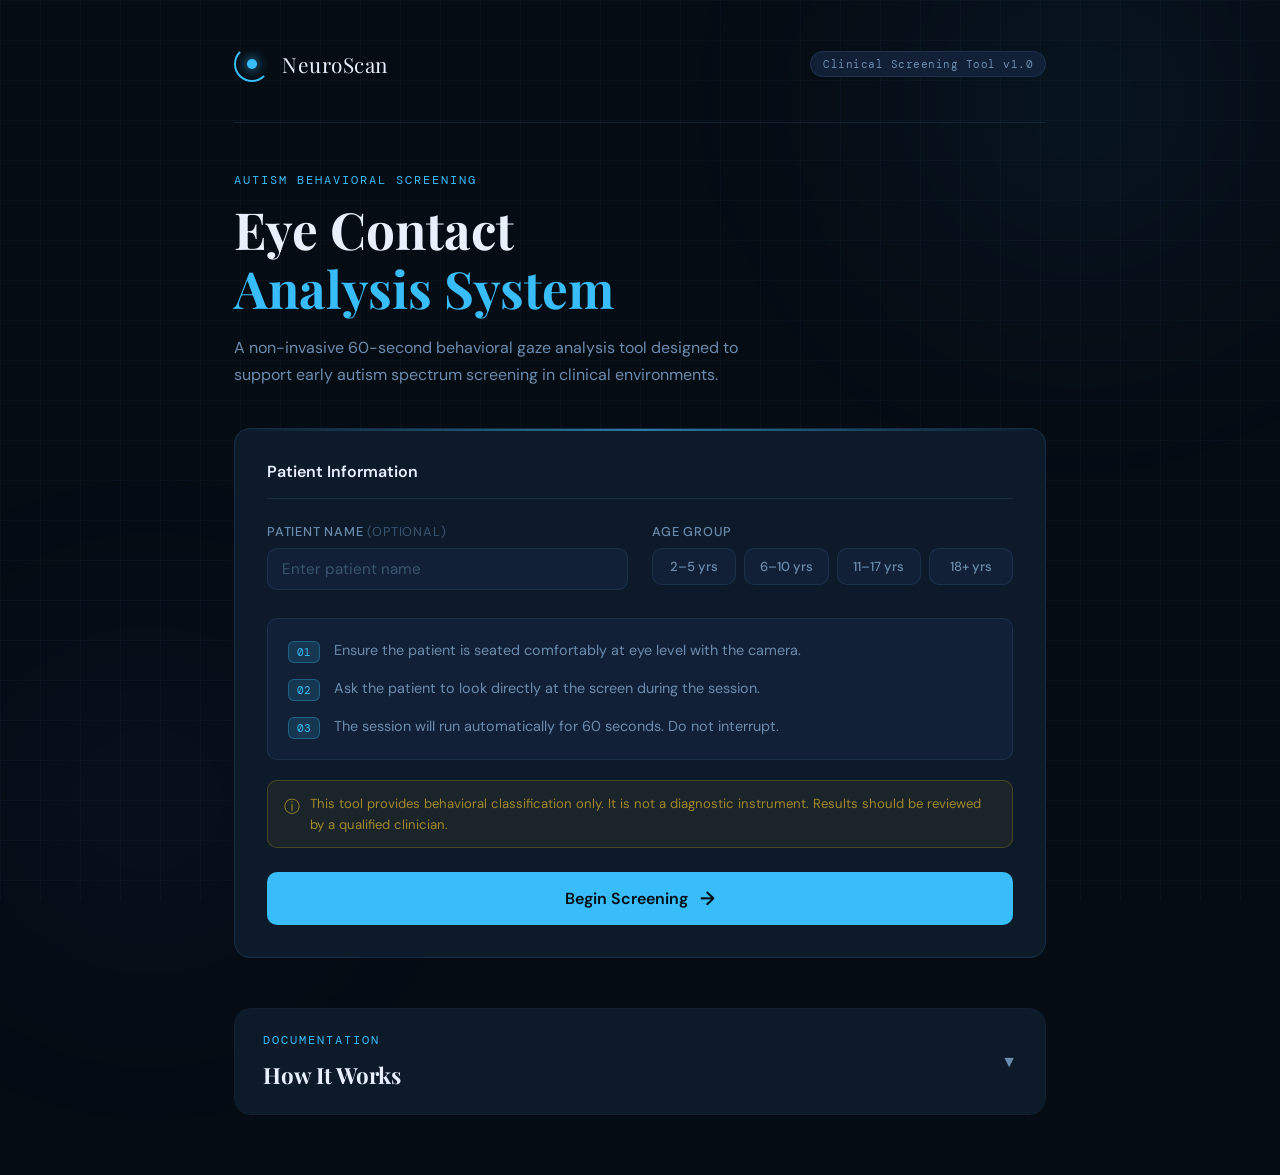
<file: index.html>
<!doctype html>
<html lang="en">
  <head>
    <meta charset="UTF-8" />
    <title>NeuroScan | Eye Contact Analysis System</title>
    <link rel="preconnect" href="https://fonts.googleapis.com" />
    <link
      href="https://fonts.googleapis.com/css2?family=DM+Sans:wght@300;400;500;600&family=DM+Mono:wght@400;500&family=Playfair+Display:wght@600&display=swap"
      rel="stylesheet"
    />
    <link rel="stylesheet" href="styles.css" />
  </head>
  <body>
    <div class="bg-grid"></div>
    <div class="bg-glow bg-glow-1"></div>
    <div class="bg-glow bg-glow-2"></div>

    <div class="container">
      <!-- HEADER -->
      <header class="header">
        <div class="header-logo">
          <div class="logo-mark">
            <div class="logo-ring"></div>
            <div class="logo-dot"></div>
          </div>
          <span class="logo-text">NeuroScan</span>
        </div>
        <div class="header-badge">Clinical Screening Tool v1.0</div>
      </header>

      <!-- WELCOME SCREEN -->
      <div id="welcome" class="screen screen-welcome">
        <div class="welcome-hero">
          <p class="section-eyebrow">Autism Behavioral Screening</p>
          <h1 class="hero-title">
            Eye Contact<br /><span class="accent">Analysis System</span>
          </h1>
          <p class="hero-sub">
            A non-invasive 60-second behavioral gaze analysis tool designed to
            support early autism spectrum screening in clinical environments.
          </p>
        </div>

        <div class="form-panel">
          <h3 class="form-title">Patient Information</h3>

          <div class="form-row">
            <div class="form-group">
              <label class="form-label"
                >Patient Name <span class="optional">(optional)</span></label
              >
              <input
                type="text"
                id="patientName"
                class="form-input"
                placeholder="Enter patient name"
              />
            </div>
            <div class="form-group">
              <label class="form-label">Age Group</label>
              <div class="age-selector">
                <button
                  class="age-btn"
                  data-age="2-5"
                  onclick="selectAge(this)"
                >
                  2–5 yrs
                </button>
                <button
                  class="age-btn"
                  data-age="6-10"
                  onclick="selectAge(this)"
                >
                  6–10 yrs
                </button>
                <button
                  class="age-btn"
                  data-age="11-17"
                  onclick="selectAge(this)"
                >
                  11–17 yrs
                </button>
                <button
                  class="age-btn"
                  data-age="18+"
                  onclick="selectAge(this)"
                >
                  18+ yrs
                </button>
              </div>
            </div>
          </div>

          <div class="instruction-box">
            <div class="instruction-item">
              <div class="instr-num">01</div>
              <p>
                Ensure the patient is seated comfortably at eye level with the
                camera.
              </p>
            </div>
            <div class="instruction-item">
              <div class="instr-num">02</div>
              <p>
                Ask the patient to look directly at the screen during the
                session.
              </p>
            </div>
            <div class="instruction-item">
              <div class="instr-num">03</div>
              <p>
                The session will run automatically for 60 seconds. Do not
                interrupt.
              </p>
            </div>
          </div>

          <div class="disclaimer">
            <span class="disclaimer-icon">&#9432;</span>
            This tool provides behavioral classification only. It is not a
            diagnostic instrument. Results should be reviewed by a qualified
            clinician.
          </div>

          <button onclick="startTest()" class="btn-primary" id="startBtn">
            <span>Begin Screening</span>
            <div class="btn-arrow">&#8594;</div>
          </button>
        </div>
      </div>

      <!-- RUNNING SCREEN -->
      <div id="running" class="screen hidden">
        <div class="running-center">
          <div class="pulse-ring-container">
            <div class="pulse-ring pr1"></div>
            <div class="pulse-ring pr2"></div>
            <div class="pulse-ring pr3"></div>
            <div class="camera-icon">
              <div class="cam-lens"></div>
            </div>
          </div>
          <h2 class="running-title">Session In Progress</h2>
          <p class="running-sub">
            Please maintain eye contact with the screen.<br />Do not move or
            look away.
          </p>
          <div class="progress-bar-wrap">
            <div class="progress-bar-track">
              <div class="progress-bar-fill" id="progressFill"></div>
            </div>
            <div class="progress-labels">
              <span>0s</span>
              <span id="progressTimer">60s remaining</span>
              <span>60s</span>
            </div>
          </div>
          <div class="live-indicators">
            <div class="live-dot"></div>
            <span>Recording behavioral data</span>
          </div>
        </div>
      </div>

      <!-- RESULT SCREEN -->
      <div id="report" class="screen hidden">
        <div class="result-header">
          <div>
            <p class="section-eyebrow">Screening Complete</p>
            <h2 class="result-title">Behavioral Analysis Report</h2>
          </div>
          <div class="result-meta" id="resultMeta"></div>
        </div>

        <!-- Prediction Banner -->
        <div class="prediction-banner" id="predictionBanner">
          <div class="pred-left">
            <div class="pred-icon" id="predIcon"></div>
            <div>
              <p class="pred-label">ML Classification</p>
              <h2 class="pred-value" id="predValue"></h2>
            </div>
          </div>
          <div class="pred-right">
            <p class="conf-label">Confidence Score</p>
            <div class="conf-bar-wrap">
              <div class="conf-bar-track">
                <div class="conf-bar-fill" id="confBar"></div>
              </div>
              <span class="conf-percent" id="confPercent"></span>
            </div>
          </div>
        </div>

        <!-- Metrics Grid -->
        <div class="metrics-grid">
          <div class="metric-card">
            <p class="metric-label">Eye Contact</p>
            <p class="metric-value" id="eye"></p>
            <div class="metric-bar-wrap">
              <div class="metric-bar" id="eyeBar"></div>
            </div>
          </div>
          <div class="metric-card">
            <p class="metric-label">Blink Rate</p>
            <p class="metric-value" id="blink"></p>
            <p class="metric-ref">Normal: 15–20/min</p>
          </div>
          <div class="metric-card">
            <p class="metric-label">Total Fixations</p>
            <p class="metric-value" id="fix"></p>
            <p class="metric-ref">Higher = more stable gaze</p>
          </div>
          <div class="metric-card">
            <p class="metric-label">Gaze Variance</p>
            <p class="metric-value" id="gaze"></p>
            <p class="metric-ref">Lower = more stable</p>
          </div>
        </div>

        <!-- Clinical Recommendation -->
        <div class="recommendation-box" id="recommendationBox">
          <div class="rec-header">
            <div class="rec-title-wrap">
              <div class="rec-icon-box" id="recIconBox"></div>
              <h3 class="rec-title">Clinical Recommendation</h3>
            </div>
            <div class="age-badge" id="ageBadge"></div>
          </div>
          <p class="rec-body" id="recBody"></p>
          <div class="rec-actions" id="recActions"></div>
        </div>

        <div class="result-footer">
          <p class="result-disclaimer">
            &#9432; This report is generated by an AI-based behavioral screening
            tool. It does not constitute a medical diagnosis. All results must
            be interpreted by a qualified healthcare professional.
          </p>
          <div class="footer-buttons">
            <button onclick="newSession()" class="btn-secondary">
              &#8635; New Session
            </button>
            <button onclick="loadHistory()" class="btn-secondary btn-history">
              &#9776; View History
            </button>
          </div>
        </div>
      </div>

      <!-- ABOUT SECTION -->
      <div class="about-section">
        <div class="about-header" onclick="toggleAbout()">
          <div>
            <p class="section-eyebrow">Documentation</p>
            <h2 class="about-title">How It Works</h2>
          </div>
          <div class="about-toggle" id="aboutToggle">&#9660;</div>
        </div>

        <div class="about-body hidden" id="aboutBody">
          <div class="about-grid">
            <div class="about-card">
              <div class="about-card-num">01</div>
              <h4 class="about-card-title">What Is Measured</h4>
              <p class="about-card-text">
                The system tracks 11 behavioral metrics using your webcam,
                including eye contact percentage, blink rate, gaze variance,
                fixation count, and inter-blink interval, during a 60-second
                session.
              </p>
            </div>

            <div class="about-card">
              <div class="about-card-num">02</div>
              <h4 class="about-card-title">How the ML Model Works</h4>
              <p class="about-card-text">
                A Random Forest classifier trained on 92 labeled sessions
                (46 typical, 46 atypical) analyzes the extracted metrics and
                classifies gaze behavior. The model achieved 84% accuracy with
                cross-validation.
              </p>
            </div>

            <div class="about-card">
              <div class="about-card-num">03</div>
              <h4 class="about-card-title">What Typical Means</h4>
              <p class="about-card-text">
                Typical gaze behavior indicates eye contact percentage and
                fixation patterns consistent with normative behavioral data. It
                does not mean the person has no condition, only that gaze
                patterns appear within expected range.
              </p>
            </div>

            <div class="about-card">
              <div class="about-card-num">04</div>
              <h4 class="about-card-title">What Atypical Means</h4>
              <p class="about-card-text">
                Atypical gaze behavior indicates patterns outside the normative
                range, including reduced eye contact, irregular fixations, or
                high gaze variance. This is a behavioral flag, not a diagnosis
                of autism.
              </p>
            </div>

            <div class="about-card">
              <div class="about-card-num">05</div>
              <h4 class="about-card-title">System Limitations</h4>
              <p class="about-card-text">
                This tool is a behavioral screening aid only. Lighting
                conditions, camera quality, and patient cooperation can affect
                results. It cannot replace a formal clinical evaluation or
                standardized diagnostic assessment.
              </p>
            </div>

            <div class="about-card">
              <div class="about-card-num">06</div>
              <h4 class="about-card-title">Intended Use</h4>
              <p class="about-card-text">
                Designed for use at hospital entry points as a first-level
                behavioral screening tool. Results should always be reviewed by
                a qualified clinician before any action is taken.
              </p>
            </div>
          </div>

          <div class="model-stats">
            <div class="stat-item">
              <p class="stat-value">84%</p>
              <p class="stat-label">Model Accuracy</p>
            </div>
            <div class="stat-item">
              <p class="stat-value">92</p>
              <p class="stat-label">Training Sessions</p>
            </div>
            <div class="stat-item">
              <p class="stat-value">11</p>
              <p class="stat-label">Behavioral Features</p>
            </div>
            <div class="stat-item">
              <p class="stat-value">60s</p>
              <p class="stat-label">Session Duration</p>
            </div>
          </div>
        </div>
      </div>

      <!-- ERROR -->
      <div id="status" class="hidden error-msg"></div>

      <!-- SESSION HISTORY -->
      <div id="historySection" class="screen hidden">
        <div class="history-header">
          <div>
            <p class="section-eyebrow">Session Log</p>
            <h2 class="history-title">Screening History</h2>
          </div>
          <button
            onclick="toggleHistory()"
            class="btn-secondary"
            id="historyToggleBtn"
          >
            &#9650; Hide History
          </button>
        </div>

        <div class="history-table-wrap">
          <table class="history-table">
            <thead>
              <tr>
                <th>Date</th>
                <th>Time</th>
                <th>Name</th>
                <th>Age</th>
                <th>Eye Contact</th>
                <th>Blink Rate</th>
                <th>Fixations</th>
                <th>Result</th>
                <th>Confidence</th>
              </tr>
            </thead>
            <tbody id="historyBody"></tbody>
          </table>
        </div>
      </div>
    </div>

    <script>
      let selectedAge = "";
      let progressInterval = null;

      function selectAge(btn) {
        document
          .querySelectorAll(".age-btn")
          .forEach((b) => b.classList.remove("active"));
        btn.classList.add("active");
        selectedAge = btn.getAttribute("data-age");
      }

      function startTest() {
        if (!selectedAge) {
          alert("Please select an age group before starting.");
          return;
        }

        document.getElementById("welcome").classList.add("hidden");
        document.getElementById("running").classList.remove("hidden");

        // Animate progress bar
        let elapsed = 0;
        const total = 60;
        progressInterval = setInterval(() => {
          elapsed++;
          const pct = (elapsed / total) * 100;
          document.getElementById("progressFill").style.width = pct + "%";
          document.getElementById("progressTimer").innerText =
            total - elapsed + "s remaining";
          if (elapsed >= total) clearInterval(progressInterval);
        }, 1000);

        fetch("/start-test")
          .then((res) => res.json().then((data) => ({ ok: res.ok, data })))
          .then(({ ok, data }) => {
            clearInterval(progressInterval);
            if (!ok)
              throw new Error(data.details || data.error || "Test failed");

            showResult(data);
          })
          .catch((error) => {
            clearInterval(progressInterval);
            document.getElementById("running").classList.add("hidden");
            document.getElementById("status").classList.remove("hidden");
            document.getElementById("status").innerText =
              "Error: " + error.message;
          });
      }

      function showResult(result) {
        saveSession(result);
        document.getElementById("running").classList.add("hidden");
        document.getElementById("report").classList.remove("hidden");

        const isTypical = result.prediction === "Typical";
        const name =
          document.getElementById("patientName").value || "Anonymous";
        const now = new Date();
        const dateStr = now.toLocaleDateString("en-IN", {
          day: "2-digit",
          month: "short",
          year: "numeric",
        });
        const timeStr = now.toLocaleTimeString("en-IN", {
          hour: "2-digit",
          minute: "2-digit",
        });

        // Meta
        document.getElementById("resultMeta").innerHTML = `
        <p class="meta-name">${name}</p>
        <p class="meta-info">Age: ${selectedAge} &nbsp;|&nbsp; ${dateStr} &nbsp;|&nbsp; ${timeStr}</p>
    `;

        // Prediction banner
        const banner = document.getElementById("predictionBanner");
        banner.className =
          "prediction-banner " +
          (isTypical ? "banner-typical" : "banner-atypical");

        document.getElementById("predIcon").innerHTML = isTypical
          ? '<div class="icon-check">&#10003;</div>'
          : '<div class="icon-warn">&#9650;</div>';

        document.getElementById("predValue").innerText = isTypical
          ? "Typical Gaze Behavior"
          : "Atypical Gaze Behavior";

        const conf = result.confidence.toFixed(1);
        document.getElementById("confPercent").innerText = conf + "%";
        setTimeout(() => {
          document.getElementById("confBar").style.width = conf + "%";
          document.getElementById("confBar").style.background = isTypical
            ? "#22c55e"
            : "#ef4444";
        }, 300);

        // Metrics
        const eyeVal = result.eye_contact.toFixed(1);
        document.getElementById("eye").innerText = eyeVal + "%";
        document.getElementById("blink").innerText =
          result.blink_rate.toFixed(1) + "/min";
        document.getElementById("fix").innerText = result.fixations;
        document.getElementById("gaze").innerText =
          result.gaze_variance.toFixed(2);
        setTimeout(() => {
          document.getElementById("eyeBar").style.width = eyeVal + "%";
          document.getElementById("eyeBar").style.background =
            eyeVal > 60 ? "#22c55e" : eyeVal > 40 ? "#facc15" : "#ef4444";
        }, 400);

        // Recommendation
        const recBox = document.getElementById("recommendationBox");
        recBox.className =
          "recommendation-box " + (isTypical ? "rec-typical" : "rec-atypical");

        document.getElementById("recIconBox").innerHTML = isTypical
          ? '<span style="color:#22c55e;font-size:22px;">&#10003;</span>'
          : '<span style="color:#ef4444;font-size:22px;">&#9650;</span>';

        document.getElementById("ageBadge").innerText =
          "Age Group: " + selectedAge;

        const recText = getRecommendation(isTypical, selectedAge, result);
        document.getElementById("recBody").innerHTML = recText.body;
        document.getElementById("recActions").innerHTML = recText.actions;
      }

      function getRecommendation(isTypical, age, result) {
        if (isTypical) {
          return {
            body: `The patient's gaze behavior falls <strong>within the typical range</strong> for the ${age} age group. Eye contact percentage and fixation patterns are consistent with normative behavioral data. <strong>No immediate specialist consultation is indicated</strong> based on this screening.`,
            actions: `<div class="action-item action-ok"><strong>Next Step:</strong> Routine follow-up at next scheduled visit. No further action required at this time.</div>`,
          };
        } else {
          let ageSpecific = "";
          if (age === "2-5") {
            ageSpecific =
              "Early behavioral intervention is most effective in this age group. Early referral is strongly advised.";
          } else if (age === "6-10") {
            ageSpecific =
              "School-age children benefit significantly from early support programs. A developmental assessment is recommended.";
          } else if (age === "11-17") {
            ageSpecific =
              "Adolescent behavioral patterns should be evaluated in context of developmental history.";
          } else {
            ageSpecific =
              "Adult presentations of atypical gaze behavior should be assessed alongside full clinical history.";
          }

          return {
            body: `The patient's gaze behavior shows <strong>atypical patterns</strong> compared to normative data for the ${age} age group. Eye contact percentage and gaze stability metrics fall outside the typical range. <strong>A specialist consultation is recommended</strong> for comprehensive evaluation. ${ageSpecific}`,
            actions: `
                <div class="action-item action-warn"><strong>Recommended Action:</strong> Refer to a developmental pediatrician or child psychiatrist for comprehensive autism spectrum evaluation.</div>
                <div class="action-item action-info"><strong>Suggested Assessment:</strong> Consider formal evaluation using standardized tools (ADOS-2, ADI-R) as clinically appropriate.</div>
                <div class="action-item action-info"><strong>Note to Clinician:</strong> This screening result is one data point. A full clinical interview and developmental history are essential for any diagnosis.</div>
            `,
          };
        }
      }

      function newSession() {
        selectedAge = "";
        document
          .querySelectorAll(".age-btn")
          .forEach((b) => b.classList.remove("active"));
        document.getElementById("patientName").value = "";
        document.getElementById("report").classList.add("hidden");
        document.getElementById("status").classList.add("hidden");
        document.getElementById("historySection").classList.add("hidden");
        document.getElementById("progressFill").style.width = "0%";
        document.getElementById("progressTimer").innerText = "60s remaining";
        document.getElementById("welcome").classList.remove("hidden");
      }

      function saveSession(result) {
        const name = document.getElementById("patientName").value || "Anonymous";
        fetch("/save-session", {
          method: "POST",
          headers: { "Content-Type": "application/json" },
          body: JSON.stringify({
            name: name,
            age_group: selectedAge,
            prediction: result.prediction,
            confidence: result.confidence,
            eye_contact: result.eye_contact,
            blink_rate: result.blink_rate,
            fixations: result.fixations,
            gaze_variance: result.gaze_variance,
          }),
        });
      }

      function loadHistory() {
        fetch("/get-history")
          .then((res) => res.json())
          .then((sessions) => {
            const tbody = document.getElementById("historyBody");
            tbody.innerHTML = "";

            if (sessions.length === 0) {
              tbody.innerHTML =
                '<tr><td colspan="9" class="no-data">No sessions recorded yet.</td></tr>';
            } else {
              sessions.forEach((s) => {
                const isTypical = s.prediction === "Typical";
                tbody.innerHTML += `
                    <tr>
                        <td>${s.date}</td>
                        <td class="mono">${s.time}</td>
                        <td>${s.name}</td>
                        <td>${s.age_group}</td>
                        <td>${s.eye_contact}%</td>
                        <td>${s.blink_rate}/min</td>
                        <td>${s.fixations}</td>
                        <td>
                            <span class="badge ${isTypical ? "badge-typical" : "badge-atypical"}">
                                ${s.prediction}
                            </span>
                        </td>
                        <td class="mono">${s.confidence}%</td>
                    </tr>`;
              });
            }

            document.getElementById("historySection").classList.remove("hidden");
            document
              .getElementById("historySection")
              .scrollIntoView({ behavior: "smooth" });
          });
      }

      function toggleHistory() {
        const section = document.getElementById("historySection");
        section.classList.add("hidden");
      }

      function toggleAbout() {
        const body = document.getElementById("aboutBody");
        const toggle = document.getElementById("aboutToggle");
        body.classList.toggle("hidden");
        toggle.innerHTML = body.classList.contains("hidden")
          ? "&#9660;"
          : "&#9650;";
      }
    </script>
  </body>
</html>
</file>
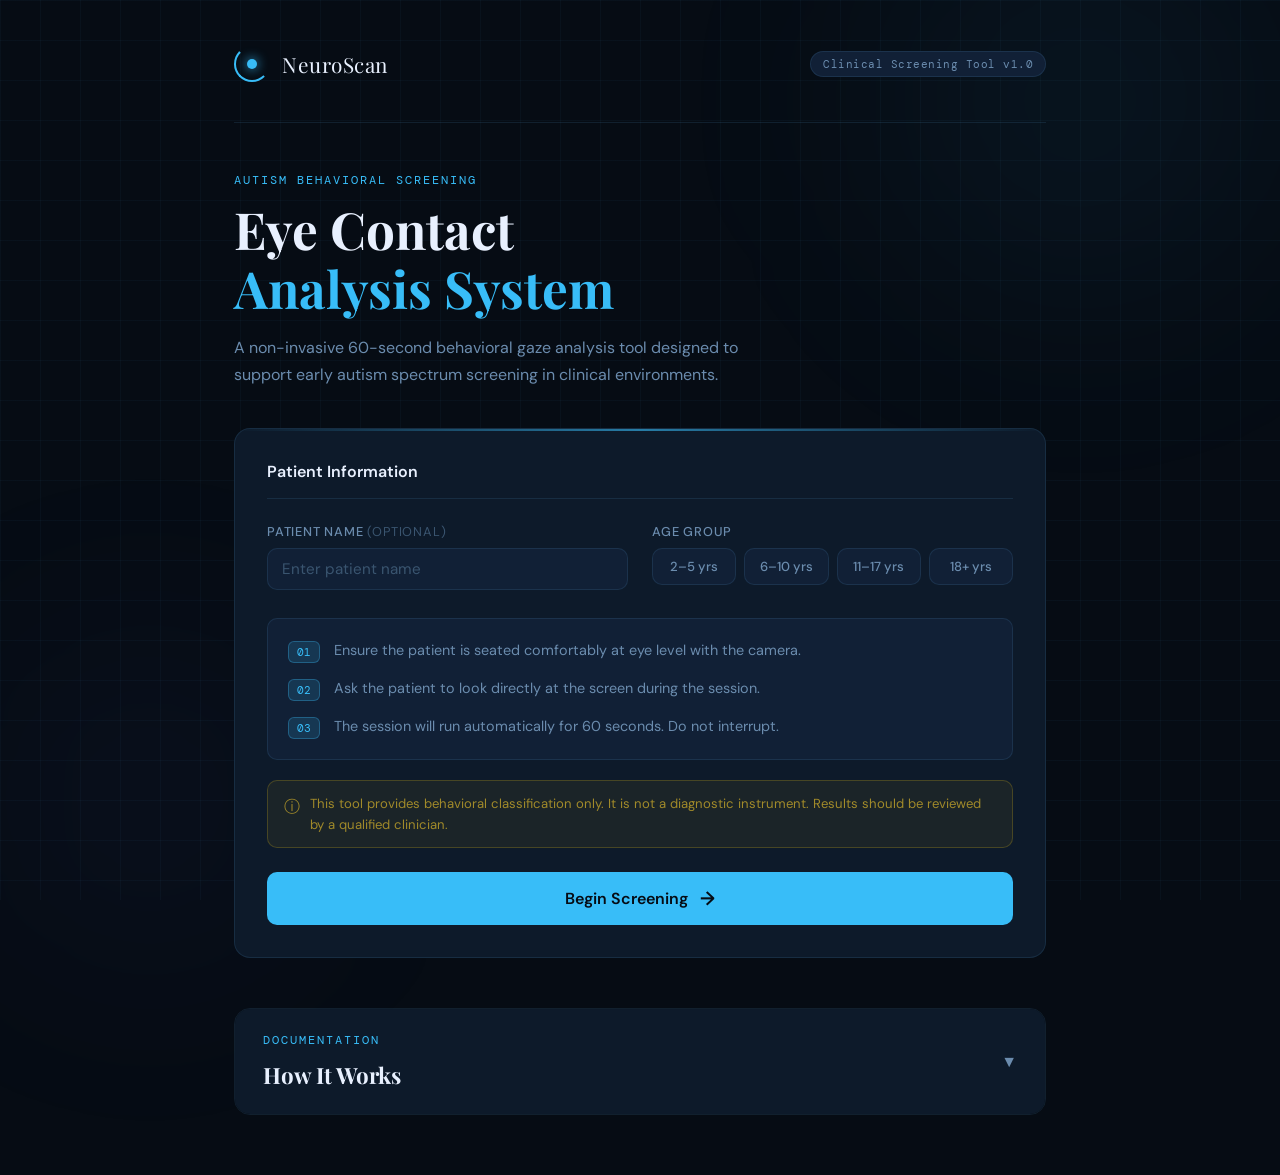
<file: kiosk.html>
<!doctype html>
<html lang="en">
  <head>
    <meta charset="UTF-8" />
    <title>NeuroScan | Eye Contact Analysis System</title>
    <link rel="icon" type="image/png" href="/favicon.ico">
    <link rel="preconnect" href="https://fonts.googleapis.com" />
    <link
      href="https://fonts.googleapis.com/css2?family=DM+Sans:wght@300;400;500;600&family=DM+Mono:wght@400;500&family=Playfair+Display:wght@600&display=swap"
      rel="stylesheet"
    />
    <link rel="stylesheet" href="kiosk.css" />
    
  </head>
  <body>
    <div class="bg-grid"></div>
    <div class="bg-glow bg-glow-1"></div>
    <div class="bg-glow bg-glow-2"></div>

    <div class="container">
      <!-- HEADER -->
      <header class="header">
        <div class="header-logo">
          <div class="logo-mark">
            <div class="logo-ring"></div>
            <div class="logo-dot"></div>
          </div>
          <span class="logo-text">NeuroScan</span>
        </div>
        <div class="header-badge">Clinical Screening Tool v1.0</div>
      </header>

      <!-- WELCOME SCREEN -->
      <div id="welcome" class="screen screen-welcome">
        <div class="welcome-hero">
          <p class="section-eyebrow">Autism Behavioral Screening</p>
          <h1 class="hero-title">
            Eye Contact<br /><span class="accent">Analysis System</span>
          </h1>
          <p class="hero-sub">
            A non-invasive 60-second behavioral gaze analysis tool designed to
            support early autism spectrum screening in clinical environments.
          </p>
        </div>

        <div class="form-panel">
          <h3 class="form-title">Patient Information</h3>

          <div class="form-row">
            <div class="form-group">
              <label class="form-label"
                >Patient Name <span class="optional">(optional)</span></label
              >
              <input
                type="text"
                id="patientName"
                class="form-input"
                placeholder="Enter patient name"
              />
            </div>
            <div class="form-group">
              <label class="form-label">Age Group</label>
              <div class="age-selector">
                <button
                  class="age-btn"
                  data-age="2-5"
                  onclick="selectAge(this)"
                >
                  2–5 yrs
                </button>
                <button
                  class="age-btn"
                  data-age="6-10"
                  onclick="selectAge(this)"
                >
                  6–10 yrs
                </button>
                <button
                  class="age-btn"
                  data-age="11-17"
                  onclick="selectAge(this)"
                >
                  11–17 yrs
                </button>
                <button
                  class="age-btn"
                  data-age="18+"
                  onclick="selectAge(this)"
                >
                  18+ yrs
                </button>
              </div>
            </div>
          </div>

          <div class="instruction-box">
            <div class="instruction-item">
              <div class="instr-num">01</div>
              <p>
                Ensure the patient is seated comfortably at eye level with the
                camera.
              </p>
            </div>
            <div class="instruction-item">
              <div class="instr-num">02</div>
              <p>
                Ask the patient to look directly at the screen during the
                session.
              </p>
            </div>
            <div class="instruction-item">
              <div class="instr-num">03</div>
              <p>
                The session will run automatically for 60 seconds. Do not
                interrupt.
              </p>
            </div>
          </div>

          <div class="disclaimer">
            <span class="disclaimer-icon">&#9432;</span>
            This tool provides behavioral classification only. It is not a
            diagnostic instrument. Results should be reviewed by a qualified
            clinician.
          </div>

          <button onclick="startTest()" class="btn-primary" id="startBtn">
            <span>Begin Screening</span>
            <div class="btn-arrow">&#8594;</div>
          </button>
        </div>
      </div>

      <!-- RUNNING SCREEN -->
      <div id="running" class="screen hidden">
        <div class="running-center">
          <div class="pulse-ring-container">
            <div class="pulse-ring pr1"></div>
            <div class="pulse-ring pr2"></div>
            <div class="pulse-ring pr3"></div>
            <div class="camera-icon">
              <div class="cam-lens"></div>
            </div>
          </div>
          <h2 class="running-title">Session In Progress</h2>
          <p class="running-sub">
            Please maintain eye contact with the screen.<br />Do not move or
            look away.
          </p>
          <div class="progress-bar-wrap">
            <div class="progress-bar-track">
              <div class="progress-bar-fill" id="progressFill"></div>
            </div>
            <div class="progress-labels">
              <span>0s</span>
              <span id="progressTimer">60s remaining</span>
              <span>60s</span>
            </div>
          </div>
          <div class="live-indicators">
            <div class="live-dot"></div>
            <span>Recording behavioral data</span>
          </div>
        </div>
      </div>

      <!-- RESULT SCREEN - Token Only -->
      <div id="report" class="screen hidden">
        <div class="token-screen">
          <div class="token-check">&#10003;</div>
          <p class="section-eyebrow">Session Complete</p>
          <h2 class="token-title">Your Token Number</h2>

          <div class="token-box">
            <span class="token-number" id="tokenNumber">TKN-000</span>
          </div>

          <p class="token-message">
            Please proceed to the <strong>reception desk</strong><br />
            to collect your consultation details.
          </p>

          <div class="token-note">
            A receptionist will guide you to the appropriate doctor<br />
            based on your screening result.
          </div>

          <p class="token-thankyou">Thank you for your patience.</p>

          <button onclick="newSession()" class="btn-secondary">
            &#8635; New Session
          </button>
        </div>
      </div>
      <!-- ABOUT SECTION -->
      <div class="about-section">
        <div class="about-header" onclick="toggleAbout()">
          <div>
            <p class="section-eyebrow">Documentation</p>
            <h2 class="about-title">How It Works</h2>
          </div>
          <div class="about-toggle" id="aboutToggle">&#9660;</div>
        </div>

        <div class="about-body hidden" id="aboutBody">
          <div class="about-grid">
            <div class="about-card">
              <div class="about-card-num">01</div>
              <h4 class="about-card-title">What Is Measured</h4>
              <p class="about-card-text">
                The system tracks 11 behavioral metrics using your webcam,
                including eye contact percentage, blink rate, gaze variance,
                fixation count, and inter-blink interval, during a 60-second
                session.
              </p>
            </div>

            <div class="about-card">
              <div class="about-card-num">02</div>
              <h4 class="about-card-title">How the ML Model Works</h4>
              <p class="about-card-text">
                A Random Forest classifier trained on 92 labeled sessions
                (46 typical, 46 atypical) analyzes the extracted metrics and
                classifies gaze behavior. The model achieved 84% accuracy with
                cross-validation.
              </p>
            </div>

            <div class="about-card">
              <div class="about-card-num">03</div>
              <h4 class="about-card-title">What Typical Means</h4>
              <p class="about-card-text">
                Typical gaze behavior indicates eye contact percentage and
                fixation patterns consistent with normative behavioral data. It
                does not mean the person has no condition, only that gaze
                patterns appear within expected range.
              </p>
            </div>

            <div class="about-card">
              <div class="about-card-num">04</div>
              <h4 class="about-card-title">What Atypical Means</h4>
              <p class="about-card-text">
                Atypical gaze behavior indicates patterns outside the normative
                range, including reduced eye contact, irregular fixations, or
                high gaze variance. This is a behavioral flag, not a diagnosis
                of autism.
              </p>
            </div>

            <div class="about-card">
              <div class="about-card-num">05</div>
              <h4 class="about-card-title">System Limitations</h4>
              <p class="about-card-text">
                This tool is a behavioral screening aid only. Lighting
                conditions, camera quality, and patient cooperation can affect
                results. It cannot replace a formal clinical evaluation or
                standardized diagnostic assessment.
              </p>
            </div>

            <div class="about-card">
              <div class="about-card-num">06</div>
              <h4 class="about-card-title">Intended Use</h4>
              <p class="about-card-text">
                Designed for use at hospital entry points as a first-level
                behavioral screening tool. Results should always be reviewed by
                a qualified clinician before any action is taken.
              </p>
            </div>
          </div>

          <div class="model-stats">
            <div class="stat-item">
              <p class="stat-value">84%</p>
              <p class="stat-label">Model Accuracy</p>
            </div>
            <div class="stat-item">
              <p class="stat-value">92</p>
              <p class="stat-label">Training Sessions</p>
            </div>
            <div class="stat-item">
              <p class="stat-value">11</p>
              <p class="stat-label">Behavioral Features</p>
            </div>
            <div class="stat-item">
              <p class="stat-value">60s</p>
              <p class="stat-label">Session Duration</p>
            </div>
          </div>
        </div>
      </div>

      <!-- ERROR -->
      <div id="status" class="hidden error-msg"></div>

      <!-- SESSION HISTORY -->
      <div id="historySection" class="screen hidden">
        <div class="history-header">
          <div>
            <p class="section-eyebrow">Session Log</p>
            <h2 class="history-title">Screening History</h2>
          </div>
          <button
            onclick="toggleHistory()"
            class="btn-secondary"
            id="historyToggleBtn"
          >
            &#9650; Hide History
          </button>
        </div>

        <div class="history-table-wrap">
          <table class="history-table">
            <thead>
              <tr>
                <th>Date</th>
                <th>Time</th>
                <th>Name</th>
                <th>Age</th>
                <th>Eye Contact</th>
                <th>Blink Rate</th>
                <th>Fixations</th>
                <th>Result</th>
                <th>Confidence</th>
              </tr>
            </thead>
            <tbody id="historyBody"></tbody>
          </table>
        </div>
      </div>
    </div>

    <script>
      let selectedAge = "";
      let progressInterval = null;

      function selectAge(btn) {
        document
          .querySelectorAll(".age-btn")
          .forEach((b) => b.classList.remove("active"));
        btn.classList.add("active");
        selectedAge = btn.getAttribute("data-age");
      }

      function startTest() {
        if (!selectedAge) {
          alert("Please select an age group before starting.");
          return;
        }

        document.getElementById("welcome").classList.add("hidden");
        document.getElementById("running").classList.remove("hidden");

        // Animate progress bar
        let elapsed = 0;
        const total = 60;
        progressInterval = setInterval(() => {
          elapsed++;
          const pct = (elapsed / total) * 100;
          document.getElementById("progressFill").style.width = pct + "%";
          document.getElementById("progressTimer").innerText =
            total - elapsed + "s remaining";
          if (elapsed >= total) clearInterval(progressInterval);
        }, 1000);

        fetch("/start-test")
          .then((res) => res.json().then((data) => ({ ok: res.ok, data })))
          .then(({ ok, data }) => {
            clearInterval(progressInterval);
            if (!ok)
              throw new Error(data.details || data.error || "Test failed");

            showResult(data);
          })
          .catch((error) => {
            clearInterval(progressInterval);
            document.getElementById("running").classList.add("hidden");
            document.getElementById("status").classList.remove("hidden");
            document.getElementById("status").innerText =
              "Error: " + error.message;
          });
      }

      function showResult(result) {
        saveSession(result);

        document.getElementById("running").classList.add("hidden");
        document.getElementById("report").classList.remove("hidden");

        document.getElementById("tokenNumber").innerText = result.token || "TKN-000";
      }

      function getRecommendation(isTypical, age, result) {
        if (isTypical) {
          return {
            body: `The patient's gaze behavior falls <strong>within the typical range</strong> for the ${age} age group. Eye contact percentage and fixation patterns are consistent with normative behavioral data. <strong>No immediate specialist consultation is indicated</strong> based on this screening.`,
            actions: `<div class="action-item action-ok"><strong>Next Step:</strong> Routine follow-up at next scheduled visit. No further action required at this time.</div>`,
          };
        } else {
          let ageSpecific = "";
          if (age === "2-5") {
            ageSpecific =
              "Early behavioral intervention is most effective in this age group. Early referral is strongly advised.";
          } else if (age === "6-10") {
            ageSpecific =
              "School-age children benefit significantly from early support programs. A developmental assessment is recommended.";
          } else if (age === "11-17") {
            ageSpecific =
              "Adolescent behavioral patterns should be evaluated in context of developmental history.";
          } else {
            ageSpecific =
              "Adult presentations of atypical gaze behavior should be assessed alongside full clinical history.";
          }

          return {
            body: `The patient's gaze behavior shows <strong>atypical patterns</strong> compared to normative data for the ${age} age group. Eye contact percentage and gaze stability metrics fall outside the typical range. <strong>A specialist consultation is recommended</strong> for comprehensive evaluation. ${ageSpecific}`,
            actions: `
                <div class="action-item action-warn"><strong>Recommended Action:</strong> Refer to a developmental pediatrician or child psychiatrist for comprehensive autism spectrum evaluation.</div>
                <div class="action-item action-info"><strong>Suggested Assessment:</strong> Consider formal evaluation using standardized tools (ADOS-2, ADI-R) as clinically appropriate.</div>
                <div class="action-item action-info"><strong>Note to Clinician:</strong> This screening result is one data point. A full clinical interview and developmental history are essential for any diagnosis.</div>
            `,
          };
        }
      }

      function newSession() {
        selectedAge = "";
        document
          .querySelectorAll(".age-btn")
          .forEach((b) => b.classList.remove("active"));
        document.getElementById("patientName").value = "";
        document.getElementById("report").classList.add("hidden");
        document.getElementById("status").classList.add("hidden");
        document.getElementById("historySection").classList.add("hidden");
        document.getElementById("progressFill").style.width = "0%";
        document.getElementById("progressTimer").innerText = "60s remaining";
        document.getElementById("welcome").classList.remove("hidden");
      }

      function saveSession(result) {
        const name = document.getElementById("patientName").value || "Anonymous";
        fetch("/save-session", {
          method: "POST",
          headers: { "Content-Type": "application/json" },
          body: JSON.stringify({
            name: name,
            age_group: selectedAge,
            prediction: result.prediction,
            confidence: result.confidence,
            eye_contact: result.eye_contact,
            blink_rate: result.blink_rate,
            fixations: result.fixations,
            gaze_variance: result.gaze_variance,
          }),
        })
          .then((res) => res.json())
          .then((data) => {
            document.getElementById("tokenNumber").innerText =
              data.token || "TKN-000";
          });
      }

      function loadHistory() {
        fetch("/get-history")
          .then((res) => res.json())
          .then((sessions) => {
            const tbody = document.getElementById("historyBody");
            tbody.innerHTML = "";

            if (sessions.length === 0) {
              tbody.innerHTML =
                '<tr><td colspan="9" class="no-data">No sessions recorded yet.</td></tr>';
            } else {
              sessions.forEach((s) => {
                const isTypical = s.prediction === "Typical";
                tbody.innerHTML += `
                    <tr>
                        <td>${s.date}</td>
                        <td class="mono">${s.time}</td>
                        <td>${s.name}</td>
                        <td>${s.age_group}</td>
                        <td>${s.eye_contact}%</td>
                        <td>${s.blink_rate}/min</td>
                        <td>${s.fixations}</td>
                        <td>
                            <span class="badge ${isTypical ? "badge-typical" : "badge-atypical"}">
                                ${s.prediction}
                            </span>
                        </td>
                        <td class="mono">${s.confidence}%</td>
                    </tr>`;
              });
            }

            document.getElementById("historySection").classList.remove("hidden");
            document
              .getElementById("historySection")
              .scrollIntoView({ behavior: "smooth" });
          });
      }

      function toggleHistory() {
        const section = document.getElementById("historySection");
        section.classList.add("hidden");
      }

      function toggleAbout() {
        const body = document.getElementById("aboutBody");
        const toggle = document.getElementById("aboutToggle");
        body.classList.toggle("hidden");
        toggle.innerHTML = body.classList.contains("hidden")
          ? "&#9660;"
          : "&#9650;";
      }
    </script>
  </body>
</html>
</file>
<file: styles.css>
/* ========= RESET & BASE ========= */
*,
*::before,
*::after {
  box-sizing: border-box;
  margin: 0;
  padding: 0;
}

:root {
  --bg: #060c14;
  --surface: #0d1a2a;
  --surface2: #112036;
  --border: rgba(99, 179, 237, 0.12);
  --border-bright: rgba(99, 179, 237, 0.25);
  --text: #e8f0fe;
  --text-muted: #6b8cae;
  --text-dim: #3a5570;
  --accent: #38bdf8;
  --accent-glow: rgba(56, 189, 248, 0.15);
  --green: #22c55e;
  --green-dim: rgba(34, 197, 94, 0.1);
  --red: #ef4444;
  --red-dim: rgba(239, 68, 68, 0.1);
  --yellow: #facc15;
  --font-main: "DM Sans", sans-serif;
  --font-mono: "DM Mono", monospace;
  --font-display: "Playfair Display", serif;
  --radius: 16px;
  --radius-sm: 10px;
  --transition: 0.3s cubic-bezier(0.4, 0, 0.2, 1);
}

html {
  font-size: 16px;
}

body {
  font-family: var(--font-main);
  background: var(--bg);
  color: var(--text);
  min-height: 100vh;
  overflow-x: hidden;
  position: relative;
}

/* ========= BACKGROUND ========= */
.bg-grid {
  position: fixed;
  inset: 0;
  z-index: 0;
  background-image:
    linear-gradient(rgba(99, 179, 237, 0.04) 1px, transparent 1px),
    linear-gradient(90deg, rgba(99, 179, 237, 0.04) 1px, transparent 1px);
  background-size: 40px 40px;
  pointer-events: none;
}

.bg-glow {
  position: fixed;
  border-radius: 50%;
  filter: blur(100px);
  pointer-events: none;
  z-index: 0;
}
.bg-glow-1 {
  width: 600px;
  height: 600px;
  background: radial-gradient(
    circle,
    rgba(56, 189, 248, 0.07) 0%,
    transparent 70%
  );
  top: -200px;
  right: -100px;
  animation: float1 8s ease-in-out infinite;
}
.bg-glow-2 {
  width: 500px;
  height: 500px;
  background: radial-gradient(
    circle,
    rgba(99, 102, 241, 0.06) 0%,
    transparent 70%
  );
  bottom: -150px;
  left: -100px;
  animation: float2 10s ease-in-out infinite;
}
@keyframes float1 {
  0%,
  100% {
    transform: translateY(0);
  }
  50% {
    transform: translateY(30px);
  }
}
@keyframes float2 {
  0%,
  100% {
    transform: translateY(0);
  }
  50% {
    transform: translateY(-25px);
  }
}

/* ========= CONTAINER ========= */
.container {
  position: relative;
  z-index: 1;
  max-width: 860px;
  margin: 0 auto;
  padding: 30px 24px 60px;
}

/* ========= HEADER ========= */
.header {
  display: flex;
  align-items: center;
  justify-content: space-between;
  padding: 16px 0 40px;
  border-bottom: 1px solid var(--border);
  margin-bottom: 50px;
  animation: fadeDown 0.6s ease both;
}

.header-logo {
  display: flex;
  align-items: center;
  gap: 12px;
}

.logo-mark {
  width: 36px;
  height: 36px;
  position: relative;
  display: flex;
  align-items: center;
  justify-content: center;
}
.logo-ring {
  position: absolute;
  inset: 0;
  border: 2px solid var(--accent);
  border-radius: 50%;
  animation: spin 6s linear infinite;
  border-top-color: transparent;
  border-right-color: transparent;
}
.logo-dot {
  width: 10px;
  height: 10px;
  background: var(--accent);
  border-radius: 50%;
  box-shadow: 0 0 12px var(--accent);
}
@keyframes spin {
  to {
    transform: rotate(360deg);
  }
}

.logo-text {
  font-family: var(--font-display);
  font-size: 1.3rem;
  color: var(--text);
  letter-spacing: 0.5px;
}

.header-badge {
  font-family: var(--font-mono);
  font-size: 0.7rem;
  color: var(--text-muted);
  background: var(--surface2);
  border: 1px solid var(--border);
  padding: 5px 12px;
  border-radius: 20px;
  letter-spacing: 0.5px;
}

/* ========= SCREENS ========= */
.screen {
  animation: fadeUp 0.5s ease both;
}
.hidden {
  display: none !important;
}

@keyframes fadeUp {
  from {
    opacity: 0;
    transform: translateY(20px);
  }
  to {
    opacity: 1;
    transform: translateY(0);
  }
}
@keyframes fadeDown {
  from {
    opacity: 0;
    transform: translateY(-10px);
  }
  to {
    opacity: 1;
    transform: translateY(0);
  }
}

/* ========= WELCOME ========= */
.section-eyebrow {
  font-family: var(--font-mono);
  font-size: 0.72rem;
  color: var(--accent);
  letter-spacing: 2px;
  text-transform: uppercase;
  margin-bottom: 12px;
}

.welcome-hero {
  margin-bottom: 40px;
}

.hero-title {
  font-family: var(--font-display);
  font-size: clamp(2.2rem, 5vw, 3.2rem);
  line-height: 1.15;
  color: var(--text);
  margin-bottom: 16px;
}
.hero-title .accent {
  color: var(--accent);
}

.hero-sub {
  font-size: 1rem;
  color: var(--text-muted);
  max-width: 540px;
  line-height: 1.7;
}

/* Form panel */
.form-panel {
  background: var(--surface);
  border: 1px solid var(--border);
  border-radius: var(--radius);
  padding: 32px;
  position: relative;
  overflow: hidden;
}
.form-panel::before {
  content: "";
  position: absolute;
  top: 0;
  left: 0;
  right: 0;
  height: 2px;
  background: linear-gradient(90deg, transparent, var(--accent), transparent);
  opacity: 0.6;
}

.form-title {
  font-size: 1rem;
  font-weight: 600;
  color: var(--text);
  margin-bottom: 24px;
  padding-bottom: 16px;
  border-bottom: 1px solid var(--border);
}

.form-row {
  display: grid;
  grid-template-columns: 1fr 1fr;
  gap: 24px;
  margin-bottom: 28px;
}
@media (max-width: 600px) {
  .form-row {
    grid-template-columns: 1fr;
  }
}

.form-group {
  display: flex;
  flex-direction: column;
  gap: 8px;
}

.form-label {
  font-size: 0.8rem;
  font-weight: 500;
  color: var(--text-muted);
  text-transform: uppercase;
  letter-spacing: 0.8px;
}
.optional {
  color: var(--text-dim);
  font-weight: 400;
}

.form-input {
  background: var(--surface2);
  border: 1px solid var(--border);
  border-radius: var(--radius-sm);
  padding: 10px 14px;
  color: var(--text);
  font-family: var(--font-main);
  font-size: 0.95rem;
  outline: none;
  transition: var(--transition);
}
.form-input:focus {
  border-color: var(--accent);
  box-shadow: 0 0 0 3px var(--accent-glow);
}
.form-input::placeholder {
  color: var(--text-dim);
}

/* Age selector */
.age-selector {
  display: grid;
  grid-template-columns: repeat(4, 1fr);
  gap: 8px;
}

.age-btn {
  background: var(--surface2);
  border: 1px solid var(--border);
  border-radius: var(--radius-sm);
  padding: 9px 6px;
  color: var(--text-muted);
  font-family: var(--font-main);
  font-size: 0.82rem;
  font-weight: 500;
  cursor: pointer;
  transition: var(--transition);
  text-align: center;
}
.age-btn:hover {
  border-color: var(--accent);
  color: var(--accent);
}
.age-btn.active {
  background: var(--accent-glow);
  border-color: var(--accent);
  color: var(--accent);
  box-shadow: 0 0 12px var(--accent-glow);
}

/* Instructions */
.instruction-box {
  display: flex;
  flex-direction: column;
  gap: 14px;
  background: var(--surface2);
  border: 1px solid var(--border);
  border-radius: var(--radius-sm);
  padding: 20px;
  margin-bottom: 20px;
}

.instruction-item {
  display: flex;
  align-items: flex-start;
  gap: 14px;
}

.instr-num {
  font-family: var(--font-mono);
  font-size: 0.7rem;
  color: var(--accent);
  background: var(--accent-glow);
  border: 1px solid rgba(56, 189, 248, 0.3);
  border-radius: 6px;
  padding: 3px 8px;
  white-space: nowrap;
  flex-shrink: 0;
  margin-top: 2px;
}

.instruction-item p {
  font-size: 0.9rem;
  color: var(--text-muted);
  line-height: 1.6;
}

/* Disclaimer */
.disclaimer {
  background: rgba(250, 204, 21, 0.06);
  border: 1px solid rgba(250, 204, 21, 0.2);
  border-radius: var(--radius-sm);
  padding: 12px 16px;
  font-size: 0.82rem;
  color: #a18a2a;
  line-height: 1.6;
  margin-bottom: 24px;
  display: flex;
  gap: 10px;
  align-items: flex-start;
}
.disclaimer-icon {
  font-size: 1rem;
  flex-shrink: 0;
  margin-top: 1px;
}

/* Primary button */
.btn-primary {
  width: 100%;
  display: flex;
  align-items: center;
  justify-content: center;
  gap: 12px;
  background: var(--accent);
  color: var(--bg);
  border: none;
  border-radius: var(--radius-sm);
  padding: 14px 28px;
  font-family: var(--font-main);
  font-size: 1rem;
  font-weight: 600;
  cursor: pointer;
  transition: var(--transition);
  position: relative;
  overflow: hidden;
}
.btn-primary::before {
  content: "";
  position: absolute;
  inset: 0;
  background: linear-gradient(135deg, rgba(255, 255, 255, 0.15), transparent);
  opacity: 0;
  transition: var(--transition);
}
.btn-primary:hover {
  transform: translateY(-2px);
  box-shadow: 0 8px 30px rgba(56, 189, 248, 0.35);
}
.btn-primary:hover::before {
  opacity: 1;
}
.btn-arrow {
  font-size: 1.2rem;
  transition: transform 0.3s;
}
.btn-primary:hover .btn-arrow {
  transform: translateX(5px);
}

/* ========= RUNNING SCREEN ========= */
.running-center {
  text-align: center;
  padding: 60px 20px;
  display: flex;
  flex-direction: column;
  align-items: center;
}

.pulse-ring-container {
  position: relative;
  width: 120px;
  height: 120px;
  display: flex;
  align-items: center;
  justify-content: center;
  margin-bottom: 40px;
}

.pulse-ring {
  position: absolute;
  border-radius: 50%;
  border: 1px solid var(--accent);
  animation: pulseRing 2.5s ease-out infinite;
}
.pr1 {
  width: 120px;
  height: 120px;
  animation-delay: 0s;
}
.pr2 {
  width: 80px;
  height: 80px;
  animation-delay: 0.5s;
}
.pr3 {
  width: 50px;
  height: 50px;
  animation-delay: 1s;
}

@keyframes pulseRing {
  0% {
    transform: scale(0.8);
    opacity: 1;
  }
  100% {
    transform: scale(1.4);
    opacity: 0;
  }
}

.camera-icon {
  width: 44px;
  height: 44px;
  background: var(--surface2);
  border: 2px solid var(--border-bright);
  border-radius: 50%;
  display: flex;
  align-items: center;
  justify-content: center;
  z-index: 1;
}
.cam-lens {
  width: 18px;
  height: 18px;
  border: 2px solid var(--accent);
  border-radius: 50%;
  background: var(--accent-glow);
  animation: blink 2s ease-in-out infinite;
}
@keyframes blink {
  0%,
  100% {
    opacity: 1;
  }
  50% {
    opacity: 0.3;
  }
}

.running-title {
  font-family: var(--font-display);
  font-size: 1.8rem;
  margin-bottom: 12px;
}
.running-sub {
  color: var(--text-muted);
  line-height: 1.7;
  margin-bottom: 36px;
}

.progress-bar-wrap {
  width: 100%;
  max-width: 400px;
  margin-bottom: 24px;
}

.progress-bar-track {
  height: 4px;
  background: var(--surface2);
  border-radius: 10px;
  overflow: hidden;
  margin-bottom: 8px;
}
.progress-bar-fill {
  height: 100%;
  width: 0%;
  background: linear-gradient(90deg, var(--accent), #818cf8);
  border-radius: 10px;
  transition: width 1s linear;
  box-shadow: 0 0 10px var(--accent);
}

.progress-labels {
  display: flex;
  justify-content: space-between;
  font-family: var(--font-mono);
  font-size: 0.72rem;
  color: var(--text-dim);
}

.live-indicators {
  display: flex;
  align-items: center;
  gap: 8px;
  font-size: 0.82rem;
  color: var(--text-muted);
}
.live-dot {
  width: 8px;
  height: 8px;
  border-radius: 50%;
  background: var(--red);
  box-shadow: 0 0 8px var(--red);
  animation: livePulse 1.2s ease-in-out infinite;
}
@keyframes livePulse {
  0%,
  100% {
    opacity: 1;
  }
  50% {
    opacity: 0.3;
  }
}

/* ========= RESULT SCREEN ========= */
.result-header {
  display: flex;
  justify-content: space-between;
  align-items: flex-start;
  margin-bottom: 28px;
}
.result-title {
  font-family: var(--font-display);
  font-size: 1.8rem;
  margin-top: 6px;
}
.result-meta {
  text-align: right;
}
.meta-name {
  font-weight: 600;
  font-size: 0.95rem;
  margin-bottom: 4px;
}
.meta-info {
  font-size: 0.78rem;
  color: var(--text-muted);
  font-family: var(--font-mono);
}

/* Prediction banner */
.prediction-banner {
  display: flex;
  justify-content: space-between;
  align-items: center;
  padding: 24px 28px;
  border-radius: var(--radius);
  border: 1px solid var(--border);
  margin-bottom: 24px;
  transition: var(--transition);
  gap: 20px;
}
.banner-typical {
  background: linear-gradient(
    135deg,
    rgba(34, 197, 94, 0.08),
    rgba(34, 197, 94, 0.03)
  );
  border-color: rgba(34, 197, 94, 0.35);
}
.banner-atypical {
  background: linear-gradient(
    135deg,
    rgba(239, 68, 68, 0.08),
    rgba(239, 68, 68, 0.03)
  );
  border-color: rgba(239, 68, 68, 0.35);
}

.pred-left {
  display: flex;
  align-items: center;
  gap: 16px;
}
.pred-right {
  text-align: right;
  min-width: 180px;
}

.pred-icon {
  width: 44px;
  height: 44px;
  border-radius: 50%;
  display: flex;
  align-items: center;
  justify-content: center;
}
.icon-check {
  font-size: 22px;
  color: var(--green);
}
.icon-warn {
  font-size: 20px;
  color: var(--red);
}

.pred-label {
  font-size: 0.75rem;
  color: var(--text-muted);
  text-transform: uppercase;
  letter-spacing: 1px;
  margin-bottom: 4px;
  font-family: var(--font-mono);
}
.pred-value {
  font-family: var(--font-display);
  font-size: 1.4rem;
}

.conf-label {
  font-size: 0.75rem;
  color: var(--text-muted);
  margin-bottom: 8px;
  font-family: var(--font-mono);
  text-transform: uppercase;
  letter-spacing: 1px;
}
.conf-bar-wrap {
  display: flex;
  align-items: center;
  gap: 10px;
}
.conf-bar-track {
  flex: 1;
  height: 6px;
  background: var(--surface2);
  border-radius: 10px;
  overflow: hidden;
}
.conf-bar-fill {
  height: 100%;
  width: 0%;
  border-radius: 10px;
  transition: width 1s ease 0.5s;
}
.conf-percent {
  font-family: var(--font-mono);
  font-size: 0.9rem;
  font-weight: 500;
  white-space: nowrap;
}

/* Metrics grid */
.metrics-grid {
  display: grid;
  grid-template-columns: repeat(2, 1fr);
  gap: 14px;
  margin-bottom: 24px;
}
@media (max-width: 500px) {
  .metrics-grid {
    grid-template-columns: 1fr;
  }
}

.metric-card {
  background: var(--surface);
  border: 1px solid var(--border);
  border-radius: var(--radius-sm);
  padding: 20px;
  transition: var(--transition);
}
.metric-card:hover {
  border-color: var(--border-bright);
  transform: translateY(-2px);
}

.metric-label {
  font-size: 0.75rem;
  color: var(--text-muted);
  text-transform: uppercase;
  letter-spacing: 0.8px;
  margin-bottom: 8px;
  font-family: var(--font-mono);
}
.metric-value {
  font-family: var(--font-display);
  font-size: 1.8rem;
  color: var(--text);
  margin-bottom: 8px;
}
.metric-ref {
  font-size: 0.72rem;
  color: var(--text-dim);
}

.metric-bar-wrap {
  height: 3px;
  background: var(--surface2);
  border-radius: 10px;
  overflow: hidden;
}
.metric-bar {
  height: 100%;
  width: 0%;
  border-radius: 10px;
  transition: width 1s ease 0.5s;
}

/* Recommendation */
.recommendation-box {
  border: 1px solid var(--border);
  border-radius: var(--radius);
  padding: 24px 28px;
  margin-bottom: 24px;
}
.rec-typical {
  background: var(--green-dim);
  border-color: rgba(34, 197, 94, 0.25);
}
.rec-atypical {
  background: var(--red-dim);
  border-color: rgba(239, 68, 68, 0.25);
}

.rec-header {
  display: flex;
  justify-content: space-between;
  align-items: center;
  margin-bottom: 16px;
  padding-bottom: 14px;
  border-bottom: 1px solid rgba(255, 255, 255, 0.06);
}
.rec-title-wrap {
  display: flex;
  align-items: center;
  gap: 12px;
}
.rec-icon-box {
  width: 32px;
  height: 32px;
  display: flex;
  align-items: center;
  justify-content: center;
}
.rec-title {
  font-size: 1rem;
  font-weight: 600;
}
.age-badge {
  font-family: var(--font-mono);
  font-size: 0.72rem;
  background: var(--surface2);
  border: 1px solid var(--border);
  border-radius: 20px;
  padding: 4px 12px;
  color: var(--text-muted);
}

.rec-body {
  font-size: 0.9rem;
  color: var(--text-muted);
  line-height: 1.75;
  margin-bottom: 16px;
}
.rec-body strong {
  color: var(--text);
}

.rec-actions {
  display: flex;
  flex-direction: column;
  gap: 10px;
}

.action-item {
  font-size: 0.85rem;
  line-height: 1.6;
  padding: 12px 16px;
  border-radius: var(--radius-sm);
}
.action-item strong {
  display: block;
  margin-bottom: 2px;
}
.action-ok {
  background: rgba(34, 197, 94, 0.08);
  border: 1px solid rgba(34, 197, 94, 0.2);
  color: #86efac;
}
.action-warn {
  background: rgba(239, 68, 68, 0.08);
  border: 1px solid rgba(239, 68, 68, 0.2);
  color: #fca5a5;
}
.action-info {
  background: rgba(56, 189, 248, 0.06);
  border: 1px solid rgba(56, 189, 248, 0.15);
  color: #7dd3fc;
}

/* Footer */
.result-footer {
  display: flex;
  justify-content: space-between;
  align-items: flex-start;
  gap: 20px;
  padding-top: 20px;
  border-top: 1px solid var(--border);
}
.result-disclaimer {
  font-size: 0.78rem;
  color: var(--text-dim);
  line-height: 1.6;
  max-width: 550px;
}

.btn-secondary {
  white-space: nowrap;
  background: var(--surface2);
  color: var(--text-muted);
  border: 1px solid var(--border);
  border-radius: var(--radius-sm);
  padding: 10px 20px;
  font-family: var(--font-main);
  font-size: 0.9rem;
  cursor: pointer;
  transition: var(--transition);
}
.btn-secondary:hover {
  border-color: var(--accent);
  color: var(--accent);
}

/* Error */
.error-msg {
  background: var(--red-dim);
  border: 1px solid rgba(239, 68, 68, 0.3);
  border-radius: var(--radius-sm);
  padding: 16px 20px;
  color: #fca5a5;
  font-size: 0.9rem;
  margin-top: 20px;
}

/* ========= HISTORY ========= */
.history-header {
  display: flex;
  justify-content: space-between;
  align-items: flex-start;
  margin: 50px 0 20px;
  padding-top: 30px;
  border-top: 1px solid var(--border);
}

.history-title {
  font-family: var(--font-display);
  font-size: 1.6rem;
  margin-top: 6px;
}

.history-table-wrap {
  overflow-x: auto;
  border: 1px solid var(--border);
  border-radius: var(--radius);
}

.history-table {
  width: 100%;
  border-collapse: collapse;
  font-size: 0.85rem;
}

.history-table thead {
  background: var(--surface2);
  border-bottom: 1px solid var(--border);
}

.history-table th {
  padding: 12px 16px;
  text-align: left;
  font-family: var(--font-mono);
  font-size: 0.7rem;
  text-transform: uppercase;
  letter-spacing: 0.8px;
  color: var(--text-muted);
  white-space: nowrap;
}

.history-table td {
  padding: 12px 16px;
  border-bottom: 1px solid var(--border);
  color: var(--text-muted);
}

.history-table tr:last-child td {
  border-bottom: none;
}

.history-table tr:hover td {
  background: var(--surface2);
  color: var(--text);
}

.mono {
  font-family: var(--font-mono);
  font-size: 0.8rem;
}

.badge {
  display: inline-block;
  padding: 3px 10px;
  border-radius: 20px;
  font-size: 0.75rem;
  font-weight: 600;
}

.badge-typical {
  background: var(--green-dim);
  color: var(--green);
  border: 1px solid rgba(34, 197, 94, 0.3);
}

.badge-atypical {
  background: var(--red-dim);
  color: var(--red);
  border: 1px solid rgba(239, 68, 68, 0.3);
}

.no-data {
  text-align: center;
  color: var(--text-dim);
  padding: 30px !important;
}

.footer-buttons {
  display: flex;
  gap: 10px;
  flex-wrap: wrap;
}

.btn-history {
  color: var(--accent) !important;
  border-color: rgba(56, 189, 248, 0.3) !important;
}

/* ========= ABOUT SECTION ========= */
.about-section {
  margin-top: 50px;
  border: 1px solid var(--border);
  border-radius: var(--radius);
  overflow: hidden;
}

.about-header {
  display: flex;
  justify-content: space-between;
  align-items: center;
  padding: 24px 28px;
  background: var(--surface);
  cursor: pointer;
  transition: var(--transition);
}

.about-header:hover {
  background: var(--surface2);
}

.about-title {
  font-family: var(--font-display);
  font-size: 1.4rem;
  margin-top: 6px;
}

.about-toggle {
  font-size: 1rem;
  color: var(--text-muted);
  transition: var(--transition);
}

.about-body {
  padding: 28px;
  border-top: 1px solid var(--border);
}

.about-grid {
  display: grid;
  grid-template-columns: repeat(2, 1fr);
  gap: 16px;
  margin-bottom: 28px;
}

@media (max-width: 600px) {
  .about-grid {
    grid-template-columns: 1fr;
  }
}

.about-card {
  background: var(--surface2);
  border: 1px solid var(--border);
  border-radius: var(--radius-sm);
  padding: 20px;
  transition: var(--transition);
}

.about-card:hover {
  border-color: var(--border-bright);
  transform: translateY(-2px);
}

.about-card-num {
  font-family: var(--font-mono);
  font-size: 0.7rem;
  color: var(--accent);
  background: var(--accent-glow);
  border: 1px solid rgba(56, 189, 248, 0.3);
  border-radius: 6px;
  padding: 3px 8px;
  display: inline-block;
  margin-bottom: 12px;
}

.about-card-title {
  font-size: 0.95rem;
  font-weight: 600;
  color: var(--text);
  margin-bottom: 8px;
}

.about-card-text {
  font-size: 0.85rem;
  color: var(--text-muted);
  line-height: 1.7;
}

.model-stats {
  display: grid;
  grid-template-columns: repeat(4, 1fr);
  gap: 14px;
  background: var(--surface2);
  border: 1px solid var(--border);
  border-radius: var(--radius-sm);
  padding: 20px;
  text-align: center;
}

@media (max-width: 500px) {
  .model-stats {
    grid-template-columns: repeat(2, 1fr);
  }
}

.stat-value {
  font-family: var(--font-display);
  font-size: 1.8rem;
  color: var(--accent);
  margin-bottom: 4px;
}

.stat-label {
  font-family: var(--font-mono);
  font-size: 0.7rem;
  color: var(--text-muted);
  text-transform: uppercase;
  letter-spacing: 0.8px;
}
</file>
<file: kiosk.css>
/* ========= RESET & BASE ========= */
*,
*::before,
*::after {
  box-sizing: border-box;
  margin: 0;
  padding: 0;
}

:root {
  --bg: #060c14;
  --surface: #0d1a2a;
  --surface2: #112036;
  --border: rgba(99, 179, 237, 0.12);
  --border-bright: rgba(99, 179, 237, 0.25);
  --text: #e8f0fe;
  --text-muted: #6b8cae;
  --text-dim: #3a5570;
  --accent: #38bdf8;
  --accent-glow: rgba(56, 189, 248, 0.15);
  --green: #22c55e;
  --green-dim: rgba(34, 197, 94, 0.1);
  --red: #ef4444;
  --red-dim: rgba(239, 68, 68, 0.1);
  --yellow: #facc15;
  --font-main: "DM Sans", sans-serif;
  --font-mono: "DM Mono", monospace;
  --font-display: "Playfair Display", serif;
  --radius: 16px;
  --radius-sm: 10px;
  --transition: 0.3s cubic-bezier(0.4, 0, 0.2, 1);
}

html {
  font-size: 16px;
}

body {
  font-family: var(--font-main);
  background: var(--bg);
  color: var(--text);
  min-height: 100vh;
  overflow-x: hidden;
  position: relative;
}

/* ========= BACKGROUND ========= */
.bg-grid {
  position: fixed;
  inset: 0;
  z-index: 0;
  background-image:
    linear-gradient(rgba(99, 179, 237, 0.04) 1px, transparent 1px),
    linear-gradient(90deg, rgba(99, 179, 237, 0.04) 1px, transparent 1px);
  background-size: 40px 40px;
  pointer-events: none;
}

.bg-glow {
  position: fixed;
  border-radius: 50%;
  filter: blur(100px);
  pointer-events: none;
  z-index: 0;
}
.bg-glow-1 {
  width: 600px;
  height: 600px;
  background: radial-gradient(
    circle,
    rgba(56, 189, 248, 0.07) 0%,
    transparent 70%
  );
  top: -200px;
  right: -100px;
  animation: float1 8s ease-in-out infinite;
}
.bg-glow-2 {
  width: 500px;
  height: 500px;
  background: radial-gradient(
    circle,
    rgba(99, 102, 241, 0.06) 0%,
    transparent 70%
  );
  bottom: -150px;
  left: -100px;
  animation: float2 10s ease-in-out infinite;
}
@keyframes float1 {
  0%,
  100% {
    transform: translateY(0);
  }
  50% {
    transform: translateY(30px);
  }
}
@keyframes float2 {
  0%,
  100% {
    transform: translateY(0);
  }
  50% {
    transform: translateY(-25px);
  }
}

/* ========= CONTAINER ========= */
.container {
  position: relative;
  z-index: 1;
  max-width: 860px;
  margin: 0 auto;
  padding: 30px 24px 60px;
}

/* ========= HEADER ========= */
.header {
  display: flex;
  align-items: center;
  justify-content: space-between;
  padding: 16px 0 40px;
  border-bottom: 1px solid var(--border);
  margin-bottom: 50px;
  animation: fadeDown 0.6s ease both;
}

.header-logo {
  display: flex;
  align-items: center;
  gap: 12px;
}

.logo-mark {
  width: 36px;
  height: 36px;
  position: relative;
  display: flex;
  align-items: center;
  justify-content: center;
}
.logo-ring {
  position: absolute;
  inset: 0;
  border: 2px solid var(--accent);
  border-radius: 50%;
  animation: spin 6s linear infinite;
  border-top-color: transparent;
  border-right-color: transparent;
}
.logo-dot {
  width: 10px;
  height: 10px;
  background: var(--accent);
  border-radius: 50%;
  box-shadow: 0 0 12px var(--accent);
}
@keyframes spin {
  to {
    transform: rotate(360deg);
  }
}

.logo-text {
  font-family: var(--font-display);
  font-size: 1.3rem;
  color: var(--text);
  letter-spacing: 0.5px;
}

.header-badge {
  font-family: var(--font-mono);
  font-size: 0.7rem;
  color: var(--text-muted);
  background: var(--surface2);
  border: 1px solid var(--border);
  padding: 5px 12px;
  border-radius: 20px;
  letter-spacing: 0.5px;
}

/* ========= SCREENS ========= */
.screen {
  animation: fadeUp 0.5s ease both;
}
.hidden {
  display: none !important;
}

@keyframes fadeUp {
  from {
    opacity: 0;
    transform: translateY(20px);
  }
  to {
    opacity: 1;
    transform: translateY(0);
  }
}
@keyframes fadeDown {
  from {
    opacity: 0;
    transform: translateY(-10px);
  }
  to {
    opacity: 1;
    transform: translateY(0);
  }
}

/* ========= WELCOME ========= */
.section-eyebrow {
  font-family: var(--font-mono);
  font-size: 0.72rem;
  color: var(--accent);
  letter-spacing: 2px;
  text-transform: uppercase;
  margin-bottom: 12px;
}

.welcome-hero {
  margin-bottom: 40px;
}

.hero-title {
  font-family: var(--font-display);
  font-size: clamp(2.2rem, 5vw, 3.2rem);
  line-height: 1.15;
  color: var(--text);
  margin-bottom: 16px;
}
.hero-title .accent {
  color: var(--accent);
}

.hero-sub {
  font-size: 1rem;
  color: var(--text-muted);
  max-width: 540px;
  line-height: 1.7;
}

/* Form panel */
.form-panel {
  background: var(--surface);
  border: 1px solid var(--border);
  border-radius: var(--radius);
  padding: 32px;
  position: relative;
  overflow: hidden;
}
.form-panel::before {
  content: "";
  position: absolute;
  top: 0;
  left: 0;
  right: 0;
  height: 2px;
  background: linear-gradient(90deg, transparent, var(--accent), transparent);
  opacity: 0.6;
}

.form-title {
  font-size: 1rem;
  font-weight: 600;
  color: var(--text);
  margin-bottom: 24px;
  padding-bottom: 16px;
  border-bottom: 1px solid var(--border);
}

.form-row {
  display: grid;
  grid-template-columns: 1fr 1fr;
  gap: 24px;
  margin-bottom: 28px;
}
@media (max-width: 600px) {
  .form-row {
    grid-template-columns: 1fr;
  }
}

.form-group {
  display: flex;
  flex-direction: column;
  gap: 8px;
}

.form-label {
  font-size: 0.8rem;
  font-weight: 500;
  color: var(--text-muted);
  text-transform: uppercase;
  letter-spacing: 0.8px;
}
.optional {
  color: var(--text-dim);
  font-weight: 400;
}

.form-input {
  background: var(--surface2);
  border: 1px solid var(--border);
  border-radius: var(--radius-sm);
  padding: 10px 14px;
  color: var(--text);
  font-family: var(--font-main);
  font-size: 0.95rem;
  outline: none;
  transition: var(--transition);
}
.form-input:focus {
  border-color: var(--accent);
  box-shadow: 0 0 0 3px var(--accent-glow);
}
.form-input::placeholder {
  color: var(--text-dim);
}

/* Age selector */
.age-selector {
  display: grid;
  grid-template-columns: repeat(4, 1fr);
  gap: 8px;
}

.age-btn {
  background: var(--surface2);
  border: 1px solid var(--border);
  border-radius: var(--radius-sm);
  padding: 9px 6px;
  color: var(--text-muted);
  font-family: var(--font-main);
  font-size: 0.82rem;
  font-weight: 500;
  cursor: pointer;
  transition: var(--transition);
  text-align: center;
}
.age-btn:hover {
  border-color: var(--accent);
  color: var(--accent);
}
.age-btn.active {
  background: var(--accent-glow);
  border-color: var(--accent);
  color: var(--accent);
  box-shadow: 0 0 12px var(--accent-glow);
}

/* Instructions */
.instruction-box {
  display: flex;
  flex-direction: column;
  gap: 14px;
  background: var(--surface2);
  border: 1px solid var(--border);
  border-radius: var(--radius-sm);
  padding: 20px;
  margin-bottom: 20px;
}

.instruction-item {
  display: flex;
  align-items: flex-start;
  gap: 14px;
}

.instr-num {
  font-family: var(--font-mono);
  font-size: 0.7rem;
  color: var(--accent);
  background: var(--accent-glow);
  border: 1px solid rgba(56, 189, 248, 0.3);
  border-radius: 6px;
  padding: 3px 8px;
  white-space: nowrap;
  flex-shrink: 0;
  margin-top: 2px;
}

.instruction-item p {
  font-size: 0.9rem;
  color: var(--text-muted);
  line-height: 1.6;
}

/* Disclaimer */
.disclaimer {
  background: rgba(250, 204, 21, 0.06);
  border: 1px solid rgba(250, 204, 21, 0.2);
  border-radius: var(--radius-sm);
  padding: 12px 16px;
  font-size: 0.82rem;
  color: #a18a2a;
  line-height: 1.6;
  margin-bottom: 24px;
  display: flex;
  gap: 10px;
  align-items: flex-start;
}
.disclaimer-icon {
  font-size: 1rem;
  flex-shrink: 0;
  margin-top: 1px;
}

/* Primary button */
.btn-primary {
  width: 100%;
  display: flex;
  align-items: center;
  justify-content: center;
  gap: 12px;
  background: var(--accent);
  color: var(--bg);
  border: none;
  border-radius: var(--radius-sm);
  padding: 14px 28px;
  font-family: var(--font-main);
  font-size: 1rem;
  font-weight: 600;
  cursor: pointer;
  transition: var(--transition);
  position: relative;
  overflow: hidden;
}
.btn-primary::before {
  content: "";
  position: absolute;
  inset: 0;
  background: linear-gradient(135deg, rgba(255, 255, 255, 0.15), transparent);
  opacity: 0;
  transition: var(--transition);
}
.btn-primary:hover {
  transform: translateY(-2px);
  box-shadow: 0 8px 30px rgba(56, 189, 248, 0.35);
}
.btn-primary:hover::before {
  opacity: 1;
}
.btn-arrow {
  font-size: 1.2rem;
  transition: transform 0.3s;
}
.btn-primary:hover .btn-arrow {
  transform: translateX(5px);
}

/* ========= RUNNING SCREEN ========= */
.running-center {
  text-align: center;
  padding: 60px 20px;
  display: flex;
  flex-direction: column;
  align-items: center;
}

.pulse-ring-container {
  position: relative;
  width: 120px;
  height: 120px;
  display: flex;
  align-items: center;
  justify-content: center;
  margin-bottom: 40px;
}

.pulse-ring {
  position: absolute;
  border-radius: 50%;
  border: 1px solid var(--accent);
  animation: pulseRing 2.5s ease-out infinite;
}
.pr1 {
  width: 120px;
  height: 120px;
  animation-delay: 0s;
}
.pr2 {
  width: 80px;
  height: 80px;
  animation-delay: 0.5s;
}
.pr3 {
  width: 50px;
  height: 50px;
  animation-delay: 1s;
}

@keyframes pulseRing {
  0% {
    transform: scale(0.8);
    opacity: 1;
  }
  100% {
    transform: scale(1.4);
    opacity: 0;
  }
}

.camera-icon {
  width: 44px;
  height: 44px;
  background: var(--surface2);
  border: 2px solid var(--border-bright);
  border-radius: 50%;
  display: flex;
  align-items: center;
  justify-content: center;
  z-index: 1;
}
.cam-lens {
  width: 18px;
  height: 18px;
  border: 2px solid var(--accent);
  border-radius: 50%;
  background: var(--accent-glow);
  animation: blink 2s ease-in-out infinite;
}
@keyframes blink {
  0%,
  100% {
    opacity: 1;
  }
  50% {
    opacity: 0.3;
  }
}

.running-title {
  font-family: var(--font-display);
  font-size: 1.8rem;
  margin-bottom: 12px;
}
.running-sub {
  color: var(--text-muted);
  line-height: 1.7;
  margin-bottom: 36px;
}

.progress-bar-wrap {
  width: 100%;
  max-width: 400px;
  margin-bottom: 24px;
}

.progress-bar-track {
  height: 4px;
  background: var(--surface2);
  border-radius: 10px;
  overflow: hidden;
  margin-bottom: 8px;
}
.progress-bar-fill {
  height: 100%;
  width: 0%;
  background: linear-gradient(90deg, var(--accent), #818cf8);
  border-radius: 10px;
  transition: width 1s linear;
  box-shadow: 0 0 10px var(--accent);
}

.progress-labels {
  display: flex;
  justify-content: space-between;
  font-family: var(--font-mono);
  font-size: 0.72rem;
  color: var(--text-dim);
}

.live-indicators {
  display: flex;
  align-items: center;
  gap: 8px;
  font-size: 0.82rem;
  color: var(--text-muted);
}
.live-dot {
  width: 8px;
  height: 8px;
  border-radius: 50%;
  background: var(--red);
  box-shadow: 0 0 8px var(--red);
  animation: livePulse 1.2s ease-in-out infinite;
}
@keyframes livePulse {
  0%,
  100% {
    opacity: 1;
  }
  50% {
    opacity: 0.3;
  }
}

/* ========= RESULT SCREEN ========= */
.result-header {
  display: flex;
  justify-content: space-between;
  align-items: flex-start;
  margin-bottom: 28px;
}
.result-title {
  font-family: var(--font-display);
  font-size: 1.8rem;
  margin-top: 6px;
}
.result-meta {
  text-align: right;
}
.meta-name {
  font-weight: 600;
  font-size: 0.95rem;
  margin-bottom: 4px;
}
.meta-info {
  font-size: 0.78rem;
  color: var(--text-muted);
  font-family: var(--font-mono);
}

/* Prediction banner */
.prediction-banner {
  display: flex;
  justify-content: space-between;
  align-items: center;
  padding: 24px 28px;
  border-radius: var(--radius);
  border: 1px solid var(--border);
  margin-bottom: 24px;
  transition: var(--transition);
  gap: 20px;
}
.banner-typical {
  background: linear-gradient(
    135deg,
    rgba(34, 197, 94, 0.08),
    rgba(34, 197, 94, 0.03)
  );
  border-color: rgba(34, 197, 94, 0.35);
}
.banner-atypical {
  background: linear-gradient(
    135deg,
    rgba(239, 68, 68, 0.08),
    rgba(239, 68, 68, 0.03)
  );
  border-color: rgba(239, 68, 68, 0.35);
}

.pred-left {
  display: flex;
  align-items: center;
  gap: 16px;
}
.pred-right {
  text-align: right;
  min-width: 180px;
}

.pred-icon {
  width: 44px;
  height: 44px;
  border-radius: 50%;
  display: flex;
  align-items: center;
  justify-content: center;
}
.icon-check {
  font-size: 22px;
  color: var(--green);
}
.icon-warn {
  font-size: 20px;
  color: var(--red);
}

.pred-label {
  font-size: 0.75rem;
  color: var(--text-muted);
  text-transform: uppercase;
  letter-spacing: 1px;
  margin-bottom: 4px;
  font-family: var(--font-mono);
}
.pred-value {
  font-family: var(--font-display);
  font-size: 1.4rem;
}

.conf-label {
  font-size: 0.75rem;
  color: var(--text-muted);
  margin-bottom: 8px;
  font-family: var(--font-mono);
  text-transform: uppercase;
  letter-spacing: 1px;
}
.conf-bar-wrap {
  display: flex;
  align-items: center;
  gap: 10px;
}
.conf-bar-track {
  flex: 1;
  height: 6px;
  background: var(--surface2);
  border-radius: 10px;
  overflow: hidden;
}
.conf-bar-fill {
  height: 100%;
  width: 0%;
  border-radius: 10px;
  transition: width 1s ease 0.5s;
}
.conf-percent {
  font-family: var(--font-mono);
  font-size: 0.9rem;
  font-weight: 500;
  white-space: nowrap;
}

/* Metrics grid */
.metrics-grid {
  display: grid;
  grid-template-columns: repeat(2, 1fr);
  gap: 14px;
  margin-bottom: 24px;
}
@media (max-width: 500px) {
  .metrics-grid {
    grid-template-columns: 1fr;
  }
}

.metric-card {
  background: var(--surface);
  border: 1px solid var(--border);
  border-radius: var(--radius-sm);
  padding: 20px;
  transition: var(--transition);
}
.metric-card:hover {
  border-color: var(--border-bright);
  transform: translateY(-2px);
}

.metric-label {
  font-size: 0.75rem;
  color: var(--text-muted);
  text-transform: uppercase;
  letter-spacing: 0.8px;
  margin-bottom: 8px;
  font-family: var(--font-mono);
}
.metric-value {
  font-family: var(--font-display);
  font-size: 1.8rem;
  color: var(--text);
  margin-bottom: 8px;
}
.metric-ref {
  font-size: 0.72rem;
  color: var(--text-dim);
}

.metric-bar-wrap {
  height: 3px;
  background: var(--surface2);
  border-radius: 10px;
  overflow: hidden;
}
.metric-bar {
  height: 100%;
  width: 0%;
  border-radius: 10px;
  transition: width 1s ease 0.5s;
}

/* Recommendation */
.recommendation-box {
  border: 1px solid var(--border);
  border-radius: var(--radius);
  padding: 24px 28px;
  margin-bottom: 24px;
}
.rec-typical {
  background: var(--green-dim);
  border-color: rgba(34, 197, 94, 0.25);
}
.rec-atypical {
  background: var(--red-dim);
  border-color: rgba(239, 68, 68, 0.25);
}

.rec-header {
  display: flex;
  justify-content: space-between;
  align-items: center;
  margin-bottom: 16px;
  padding-bottom: 14px;
  border-bottom: 1px solid rgba(255, 255, 255, 0.06);
}
.rec-title-wrap {
  display: flex;
  align-items: center;
  gap: 12px;
}
.rec-icon-box {
  width: 32px;
  height: 32px;
  display: flex;
  align-items: center;
  justify-content: center;
}
.rec-title {
  font-size: 1rem;
  font-weight: 600;
}
.age-badge {
  font-family: var(--font-mono);
  font-size: 0.72rem;
  background: var(--surface2);
  border: 1px solid var(--border);
  border-radius: 20px;
  padding: 4px 12px;
  color: var(--text-muted);
}

.rec-body {
  font-size: 0.9rem;
  color: var(--text-muted);
  line-height: 1.75;
  margin-bottom: 16px;
}
.rec-body strong {
  color: var(--text);
}

.rec-actions {
  display: flex;
  flex-direction: column;
  gap: 10px;
}

.action-item {
  font-size: 0.85rem;
  line-height: 1.6;
  padding: 12px 16px;
  border-radius: var(--radius-sm);
}
.action-item strong {
  display: block;
  margin-bottom: 2px;
}
.action-ok {
  background: rgba(34, 197, 94, 0.08);
  border: 1px solid rgba(34, 197, 94, 0.2);
  color: #86efac;
}
.action-warn {
  background: rgba(239, 68, 68, 0.08);
  border: 1px solid rgba(239, 68, 68, 0.2);
  color: #fca5a5;
}
.action-info {
  background: rgba(56, 189, 248, 0.06);
  border: 1px solid rgba(56, 189, 248, 0.15);
  color: #7dd3fc;
}

/* Footer */
.result-footer {
  display: flex;
  justify-content: space-between;
  align-items: flex-start;
  gap: 20px;
  padding-top: 20px;
  border-top: 1px solid var(--border);
}
.result-disclaimer {
  font-size: 0.78rem;
  color: var(--text-dim);
  line-height: 1.6;
  max-width: 550px;
}

.btn-secondary {
  white-space: nowrap;
  background: var(--surface2);
  color: var(--text-muted);
  border: 1px solid var(--border);
  border-radius: var(--radius-sm);
  padding: 10px 20px;
  font-family: var(--font-main);
  font-size: 0.9rem;
  cursor: pointer;
  transition: var(--transition);
}
.btn-secondary:hover {
  border-color: var(--accent);
  color: var(--accent);
}

/* Error */
.error-msg {
  background: var(--red-dim);
  border: 1px solid rgba(239, 68, 68, 0.3);
  border-radius: var(--radius-sm);
  padding: 16px 20px;
  color: #fca5a5;
  font-size: 0.9rem;
  margin-top: 20px;
}

/* ========= HISTORY ========= */
.history-header {
  display: flex;
  justify-content: space-between;
  align-items: flex-start;
  margin: 50px 0 20px;
  padding-top: 30px;
  border-top: 1px solid var(--border);
}

.history-title {
  font-family: var(--font-display);
  font-size: 1.6rem;
  margin-top: 6px;
}

.history-table-wrap {
  overflow-x: auto;
  border: 1px solid var(--border);
  border-radius: var(--radius);
}

.history-table {
  width: 100%;
  border-collapse: collapse;
  font-size: 0.85rem;
}

.history-table thead {
  background: var(--surface2);
  border-bottom: 1px solid var(--border);
}

.history-table th {
  padding: 12px 16px;
  text-align: left;
  font-family: var(--font-mono);
  font-size: 0.7rem;
  text-transform: uppercase;
  letter-spacing: 0.8px;
  color: var(--text-muted);
  white-space: nowrap;
}

.history-table td {
  padding: 12px 16px;
  border-bottom: 1px solid var(--border);
  color: var(--text-muted);
}

.history-table tr:last-child td {
  border-bottom: none;
}

.history-table tr:hover td {
  background: var(--surface2);
  color: var(--text);
}

.mono {
  font-family: var(--font-mono);
  font-size: 0.8rem;
}

.badge {
  display: inline-block;
  padding: 3px 10px;
  border-radius: 20px;
  font-size: 0.75rem;
  font-weight: 600;
}

.badge-typical {
  background: var(--green-dim);
  color: var(--green);
  border: 1px solid rgba(34, 197, 94, 0.3);
}

.badge-atypical {
  background: var(--red-dim);
  color: var(--red);
  border: 1px solid rgba(239, 68, 68, 0.3);
}

.no-data {
  text-align: center;
  color: var(--text-dim);
  padding: 30px !important;
}

.footer-buttons {
  display: flex;
  gap: 10px;
  flex-wrap: wrap;
}

.btn-history {
  color: var(--accent) !important;
  border-color: rgba(56, 189, 248, 0.3) !important;
}

/* ========= ABOUT SECTION ========= */
.about-section {
  margin-top: 50px;
  border: 1px solid var(--border);
  border-radius: var(--radius);
  overflow: hidden;
}

.about-header {
  display: flex;
  justify-content: space-between;
  align-items: center;
  padding: 24px 28px;
  background: var(--surface);
  cursor: pointer;
  transition: var(--transition);
}

.about-header:hover {
  background: var(--surface2);
}

.about-title {
  font-family: var(--font-display);
  font-size: 1.4rem;
  margin-top: 6px;
}

.about-toggle {
  font-size: 1rem;
  color: var(--text-muted);
  transition: var(--transition);
}

.about-body {
  padding: 28px;
  border-top: 1px solid var(--border);
}

.about-grid {
  display: grid;
  grid-template-columns: repeat(2, 1fr);
  gap: 16px;
  margin-bottom: 28px;
}

@media (max-width: 600px) {
  .about-grid {
    grid-template-columns: 1fr;
  }
}

.about-card {
  background: var(--surface2);
  border: 1px solid var(--border);
  border-radius: var(--radius-sm);
  padding: 20px;
  transition: var(--transition);
}

.about-card:hover {
  border-color: var(--border-bright);
  transform: translateY(-2px);
}

.about-card-num {
  font-family: var(--font-mono);
  font-size: 0.7rem;
  color: var(--accent);
  background: var(--accent-glow);
  border: 1px solid rgba(56, 189, 248, 0.3);
  border-radius: 6px;
  padding: 3px 8px;
  display: inline-block;
  margin-bottom: 12px;
}

.about-card-title {
  font-size: 0.95rem;
  font-weight: 600;
  color: var(--text);
  margin-bottom: 8px;
}

.about-card-text {
  font-size: 0.85rem;
  color: var(--text-muted);
  line-height: 1.7;
}

.model-stats {
  display: grid;
  grid-template-columns: repeat(4, 1fr);
  gap: 14px;
  background: var(--surface2);
  border: 1px solid var(--border);
  border-radius: var(--radius-sm);
  padding: 20px;
  text-align: center;
}

@media (max-width: 500px) {
  .model-stats {
    grid-template-columns: repeat(2, 1fr);
  }
}

.stat-value {
  font-family: var(--font-display);
  font-size: 1.8rem;
  color: var(--accent);
  margin-bottom: 4px;
}

.stat-label {
  font-family: var(--font-mono);
  font-size: 0.7rem;
  color: var(--text-muted);
  text-transform: uppercase;
  letter-spacing: 0.8px;
}

/* ========= TOKEN SCREEN ========= */
.token-screen {
    text-align: center;
    padding: 60px 20px;
    display: flex;
    flex-direction: column;
    align-items: center;
    gap: 16px;
}

.token-check {
    width: 64px; height: 64px;
    border-radius: 50%;
    background: var(--green-dim);
    border: 2px solid rgba(34,197,94,0.4);
    color: var(--green);
    font-size: 28px;
    display: flex;
    align-items: center;
    justify-content: center;
    margin-bottom: 8px;
    animation: popIn 0.4s cubic-bezier(0.175, 0.885, 0.32, 1.275) both;
}

@keyframes popIn {
    from { transform: scale(0); opacity: 0; }
    to   { transform: scale(1); opacity: 1; }
}

.token-title {
    font-family: var(--font-display);
    font-size: 1.6rem;
    color: var(--text);
}

.token-box {
    background: var(--surface);
    border: 2px solid var(--accent);
    border-radius: var(--radius);
    padding: 20px 48px;
    margin: 8px 0;
    box-shadow: 0 0 30px var(--accent-glow);
    animation: popIn 0.5s cubic-bezier(0.175, 0.885, 0.32, 1.275) 0.2s both;
}

.token-number {
    font-family: var(--font-mono);
    font-size: 2.4rem;
    font-weight: 500;
    color: var(--accent);
    letter-spacing: 4px;
}

.token-message {
    font-size: 1rem;
    color: var(--text-muted);
    line-height: 1.7;
}
.token-message strong { color: var(--text); }

.token-note {
    font-size: 0.82rem;
    color: var(--text-dim);
    line-height: 1.7;
    background: var(--surface2);
    border: 1px solid var(--border);
    border-radius: var(--radius-sm);
    padding: 12px 20px;
    max-width: 420px;
}

.token-thankyou {
    font-size: 0.9rem;
    color: var(--text-muted);
    font-style: italic;
}
</file>
